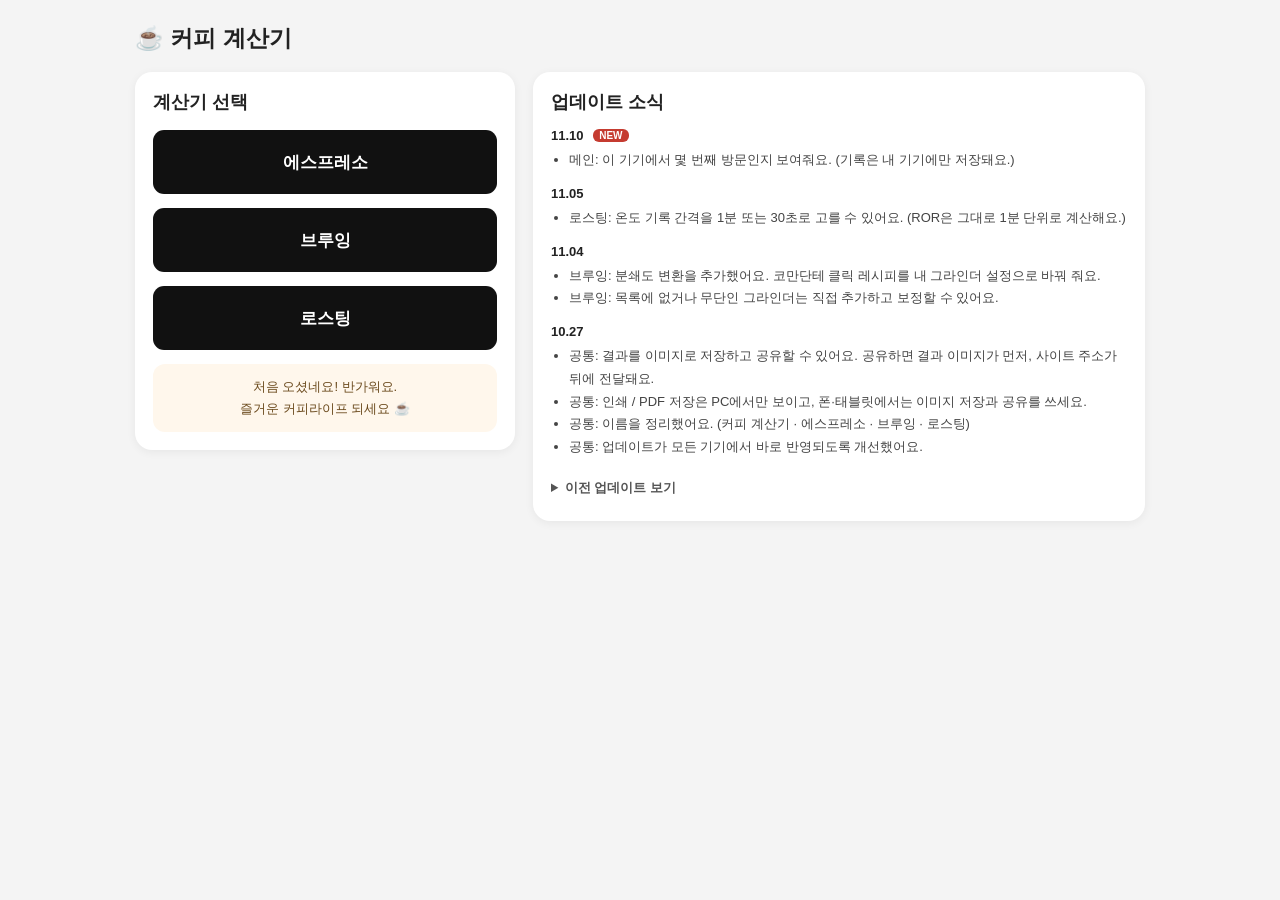
<file: index.html>
<!doctype html><html lang="ko"><head><meta charset="utf-8"><meta name="viewport" content="width=device-width,initial-scale=1,viewport-fit=cover"><meta name="theme-color" content="#111"><link rel="stylesheet" href="styles.css?v=20261110a"><title>커피 계산기</title></head><body><main class="wrap home"><h1>☕ 커피 계산기</h1><section class="card"><h2>계산기 선택</h2><div class="menu"><a class="linkbtn" href="machine.html">에스프레소</a><a class="linkbtn" href="brewing.html">브루잉</a><a class="linkbtn" href="roasting.html">로스팅</a></div><div id="visitMsg" class="visit" hidden></div></section>
<section class="card news"><h2>업데이트 소식</h2>
<div class="nd">11.10 <span class="newchip">NEW</span></div><ul>
<li>메인: 이 기기에서 몇 번째 방문인지 보여줘요. (기록은 내 기기에만 저장돼요.)</li></ul>
<div class="nd">11.05</div><ul>
<li>로스팅: 온도 기록 간격을 1분 또는 30초로 고를 수 있어요. (ROR은 그대로 1분 단위로 계산해요.)</li></ul>
<div class="nd">11.04</div><ul>
<li>브루잉: 분쇄도 변환을 추가했어요. 코만단테 클릭 레시피를 내 그라인더 설정으로 바꿔 줘요.</li>
<li>브루잉: 목록에 없거나 무단인 그라인더는 직접 추가하고 보정할 수 있어요.</li></ul>
<div class="nd">10.27</div><ul>
<li>공통: 결과를 이미지로 저장하고 공유할 수 있어요. 공유하면 결과 이미지가 먼저, 사이트 주소가 뒤에 전달돼요.</li>
<li>공통: 인쇄 / PDF 저장은 PC에서만 보이고, 폰·태블릿에서는 이미지 저장과 공유를 쓰세요.</li>
<li>공통: 이름을 정리했어요. (커피 계산기 · 에스프레소 · 브루잉 · 로스팅)</li>
<li>공통: 업데이트가 모든 기기에서 바로 반영되도록 개선했어요.</li></ul>
<details><summary>이전 업데이트 보기</summary>
<div class="nd">10.25</div><ul>
<li>공통: 화면 위에 홈 버튼을 추가했어요.</li>
<li>공통: 태블릿·PC·가로 화면에서는 2단으로 넓게 보여줘요.</li>
<li>로스팅: 이벤트 이름을 한 번만 표시하고 시간·온도를 한 줄에 입력해요.</li>
<li>로스팅: Fire / Damper 입력 이름을 '조절'로 정리했어요.</li>
<li>안내 문구를 다듬었어요.</li></ul>
<div class="nd">10.24</div><ul>
<li>로스팅·브루잉: 입력창 아래에 고정 바(임시저장 · 결과보기)를 추가했어요.</li>
<li>로스팅: 결과에 구간 막대(Drying · Maillard · Development)와 권장 비율을 표시해요.</li>
<li>로스팅: Damper 값 자릿수가 달라도 Fire와 눈금이 맞게 그래프에 자동 반영해요.</li>
<li>공통: 지난번에 입력한 설정값을 자동으로 불러와요.</li></ul>
<div class="nd">10.23</div><ul>
<li>공통: 작업 정보(Memo · 원두/생두 · 날짜) 입력과 결과 인쇄 / PDF 저장을 추가했어요.</li>
<li>공통: Enter를 누르면 다음 입력칸으로 이동해요.</li>
<li>로스팅: 결과 화면을 4페이지(결과 · ROR · 그래프 · 조절) 순서로 바꿨어요.</li></ul>
<div class="nd">10.22</div><ul>
<li>로스팅: 필수/선택 표시와 단위 표시를 추가했어요.</li>
<li>로스팅: Fire/Damper 조절과 하단 보조 그래프를 추가했어요.</li>
<li>로스팅: ROR이 올라간 구간을 빨간 굵은 글씨로 표시해요.</li>
<li>로스팅: 그래프 가로축이 입력한 시간에 맞춰져요.</li></ul>
<div class="nd">10.21</div><ul>
<li>로스팅 계산기를 추가했어요. (ROR 표 · 그래프 · DT / DTR / 중량 손실률)</li>
<li>브루잉: SCA 차트를 새로 그려 엑박과 점 위치 문제를 해결했어요.</li>
<li>브루잉·로스팅: 입력 화면과 결과 화면을 나눴어요. (세로 스크롤 / 가로 넘기기)</li></ul></details>
</section><script src="visit.js?v=20261110a"></script></main></body></html>
</file>
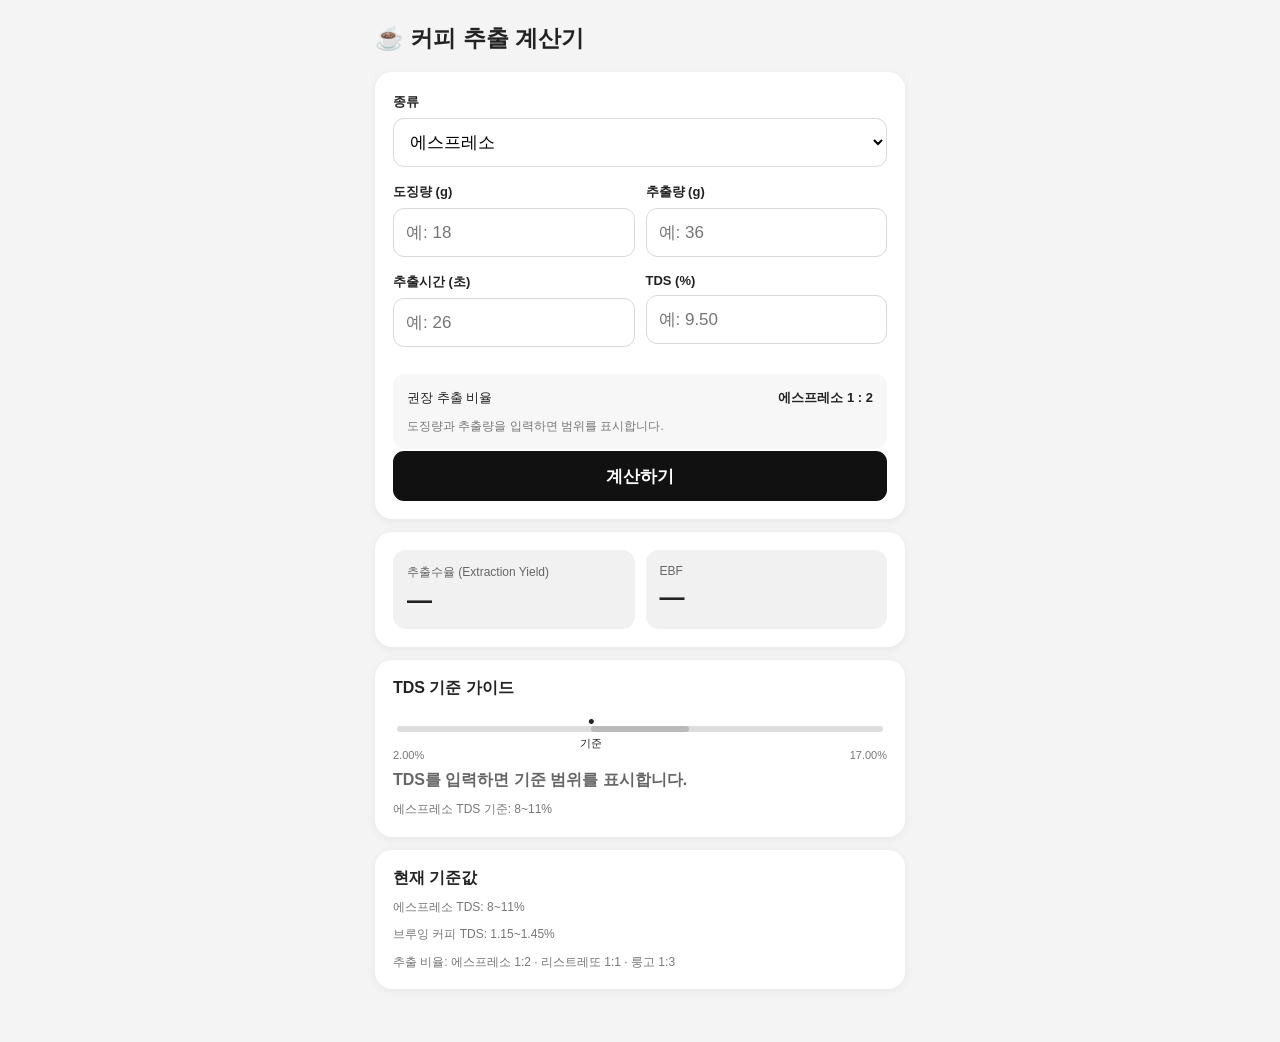
<file: coffee_extraction_calculator_v3.html>
<!doctype html>
<html lang="ko">
<head>
<meta charset="utf-8">
<meta name="viewport" content="width=device-width,initial-scale=1,viewport-fit=cover">
<meta name="theme-color" content="#111">
<title>커피 추출 계산기</title>
<style>
*{box-sizing:border-box}
body{margin:0;background:#f4f4f4;color:#222;font-family:-apple-system,BlinkMacSystemFont,"Apple SD Gothic Neo","Noto Sans KR",sans-serif}
main{max-width:560px;margin:auto;padding:18px 15px 40px}
h1{font-size:23px;margin:5px 0 18px}
.card{background:#fff;border-radius:17px;padding:18px;margin-bottom:13px;box-shadow:0 2px 10px rgba(0,0,0,.06)}
.grid{display:grid;grid-template-columns:1fr 1fr;gap:11px}
label{display:block;font-size:13px;font-weight:700;margin:3px 0 7px}
input,select{width:100%;height:49px;border:1px solid #d9d9d9;border-radius:11px;padding:0 12px;font-size:17px;background:#fff;outline:none}
input:focus,select:focus{border-color:#777}
.field{margin-bottom:13px}
.result{display:grid;grid-template-columns:1fr 1fr;gap:11px}
.resultbox{border-radius:13px;background:#f1f1f1;padding:14px}
.resultbox .label{font-size:12px;color:#666}
.resultbox .value{font-size:25px;font-weight:750;margin-top:5px}
button{width:100%;height:50px;border:0;border-radius:11px;background:#111;color:#fff;font-size:17px;font-weight:700;margin-top:2px}
.guide{margin-top:14px;padding:13px 14px;border-radius:12px;background:#f7f7f7;font-size:13px;line-height:1.65}
.ratio-row{display:flex;align-items:center;justify-content:space-between;gap:10px}
.badge{font-weight:750}
.ok{color:#147a42}
.high{color:#c53b30}
.low{color:#2368b2}
.neutral{color:#666}
.tdsbar{position:relative;height:34px;margin:13px 4px 3px}
.track{position:absolute;left:0;right:0;top:14px;height:6px;border-radius:4px;background:#ddd}
.range-fill{position:absolute;top:14px;height:6px;border-radius:4px;background:#bbb}
.marker{position:absolute;top:0;transform:translateX(-50%);text-align:center;font-size:19px;line-height:20px}
.marker span{display:block;font-size:11px;white-space:nowrap;margin-top:1px}
.scale{display:flex;justify-content:space-between;font-size:11px;color:#777}
.tds-status{font-weight:700;margin-top:9px}
.small{font-size:12px;color:#777;line-height:1.55;margin-top:9px}
</style>
</head>
<body>
<main>
<h1>☕ 커피 추출 계산기</h1>

<section class="card">
  <div class="field">
    <label for="type">종류</label>
    <select id="type">
      <option value="espresso">에스프레소</option>
      <option value="ristretto">리스트레또</option>
      <option value="lungo">룽고</option>
      <option value="brewing">브루잉</option>
    </select>
  </div>

  <div class="grid">
    <div class="field">
      <label for="dose">도징량 (g)</label>
      <input id="dose" type="number" inputmode="decimal" step="0.1" placeholder="예: 18">
    </div>
    <div class="field">
      <label for="yield">추출량 (g)</label>
      <input id="yield" type="number" inputmode="decimal" step="0.1" placeholder="예: 36">
    </div>
  </div>

  <div class="grid">
    <div class="field">
      <label for="time">추출시간 (초)</label>
      <input id="time" type="number" inputmode="decimal" step="1" placeholder="예: 26">
    </div>
    <div class="field">
      <label for="tds">TDS (%)</label>
      <input id="tds" type="number" inputmode="decimal" step="0.01" placeholder="예: 9.50">
    </div>
  </div>

  <div id="ratioGuide" class="guide">
    <div class="ratio-row">
      <span>권장 추출 비율</span>
      <span class="badge" id="ratioText">에스프레소 1 : 2</span>
    </div>
    <div id="ratioStatus" class="small">도징량과 추출량을 입력하면 범위를 표시합니다.</div>
  </div>

  <button id="calcBtn" type="button">계산하기</button>
</section>

<section class="card">
  <div class="result">
    <div class="resultbox">
      <div class="label">추출수율 (Extraction Yield)</div>
      <div class="value" id="ey">—</div>
    </div>
    <div class="resultbox">
      <div class="label">EBF</div>
      <div class="value" id="ebf">—</div>
    </div>
  </div>
</section>

<section class="card">
  <div style="font-weight:750">TDS 기준 가이드</div>
  <div class="tdsbar">
    <div class="track"></div>
    <div class="range-fill" id="rangeFill"></div>
    <div class="marker" id="marker">•<span id="markerLabel"></span></div>
  </div>
  <div class="scale"><span id="minScale">0%</span><span id="maxScale">12%</span></div>
  <div class="tds-status" id="tdsStatus">TDS를 입력하면 기준 범위를 표시합니다.</div>
  <div class="small" id="tdsReference">에스프레소 기준: 8~11%</div>
</section>

<section class="card">
  <div style="font-weight:750;margin-bottom:8px">현재 기준값</div>
  <div class="small">에스프레소 TDS: 8~11%</div>
  <div class="small">브루잉 커피 TDS: 1.15~1.45%</div>
  <div class="small">추출 비율: 에스프레소 1:2 · 리스트레또 1:1 · 룽고 1:3</div>
</section>
</main>

<script>
const type = document.getElementById('type');
const dose = document.getElementById('dose');
const yieldInput = document.getElementById('yield');
const tds = document.getElementById('tds');

const types = {
  espresso:{name:'에스프레소', ratio:2, min:1.8, max:2.2, tmin:8, tmax:11},
  ristretto:{name:'리스트레또', ratio:1, min:0.9, max:1.1, tmin:8, tmax:11},
  lungo:{name:'룽고', ratio:3, min:2.7, max:3.3, tmin:8, tmax:11},
  brewing:{name:'브루잉', ratio:null, min:null, max:null, tmin:1.15, tmax:1.45}
};

function updateGuides(){
  const cfg = types[type.value];
  document.getElementById('ratioText').textContent =
    cfg.ratio ? `${cfg.name} 1 : ${cfg.ratio}` : '브루잉 커피';

  const d=parseFloat(dose.value), y=parseFloat(yieldInput.value);
  const ratioStatus=document.getElementById('ratioStatus');

  if(cfg.ratio && d>0 && y>0){
    const ratio=y/d;
    const pct=(ratio-cfg.min)/(cfg.max-cfg.min)*100;
    if(ratio>=cfg.min && ratio<=cfg.max){
      ratioStatus.className='small ok';
      ratioStatus.textContent=`현재 추출 비율 1 : ${ratio.toFixed(2)}  ✓ 권장 범위 안`;
    }else if(ratio<cfg.min){
      ratioStatus.className='small low';
      ratioStatus.textContent=`현재 추출 비율 1 : ${ratio.toFixed(2)}  ↓ 기준보다 낮음`;
    }else{
      ratioStatus.className='small high';
      ratioStatus.textContent=`현재 추출 비율 1 : ${ratio.toFixed(2)}  ↑ 기준보다 높음`;
    }
  }else{
    ratioStatus.className='small';
    ratioStatus.textContent=cfg.ratio ? '도징량과 추출량을 입력하면 범위를 표시합니다.' : '브루잉은 추출 비율 가이드를 적용하지 않습니다.';
  }

  const tv=parseFloat(tds.value);
  const min=cfg.tmin,max=cfg.tmax;
  const lo=Math.max(0,min-(max-min)*2), hi=max+(max-min)*2;
  const pos=Math.max(0,Math.min(100,(tv-lo)/(hi-lo)*100));
  const minPos=(min-lo)/(hi-lo)*100, maxPos=(max-lo)/(hi-lo)*100;
  document.getElementById('rangeFill').style.left=minPos+'%';
  document.getElementById('rangeFill').style.width=(maxPos-minPos)+'%';
  document.getElementById('marker').style.left=(isNaN(tv)?minPos:pos)+'%';
  document.getElementById('markerLabel').textContent=isNaN(tv)?'기준':tv.toFixed(2)+'%';
  document.getElementById('minScale').textContent=lo.toFixed(2)+'%';
  document.getElementById('maxScale').textContent=hi.toFixed(2)+'%';
  document.getElementById('tdsReference').textContent=`${cfg.name} TDS 기준: ${min}~${max}%`;

  const status=document.getElementById('tdsStatus');
  if(isNaN(tv)){
    status.className='tds-status neutral';
    status.textContent='TDS를 입력하면 기준 범위를 표시합니다.';
  }else if(tv<min){
    status.className='tds-status low';
    status.textContent=`↓ ${min}%보다 낮습니다`;
  }else if(tv>max){
    status.className='tds-status high';
    status.textContent=`↑ ${max}%보다 높습니다`;
  }else{
    status.className='tds-status ok';
    status.textContent='✓ 기준 범위 안입니다';
  }
}

function calculate(){
  const d=parseFloat(dose.value), y=parseFloat(yieldInput.value), t=parseFloat(tds.value);
  if(!(d>0) || !(y>0) || !(t>0)){
    document.getElementById('ey').textContent='입력 필요';
    document.getElementById('ebf').textContent='입력 필요';
    updateGuides(); return;
  }
  document.getElementById('ey').textContent=(y*t/d).toFixed(2)+'%';
  document.getElementById('ebf').textContent=(d/y*100).toFixed(2)+'%';
  updateGuides();
}
[type,dose,yieldInput,tds].forEach(el=>el.addEventListener('input',updateGuides));
type.addEventListener('change',updateGuides);
document.getElementById('calcBtn').addEventListener('click', calculate);
updateGuides();
</script>
</body>
</html>
</file>
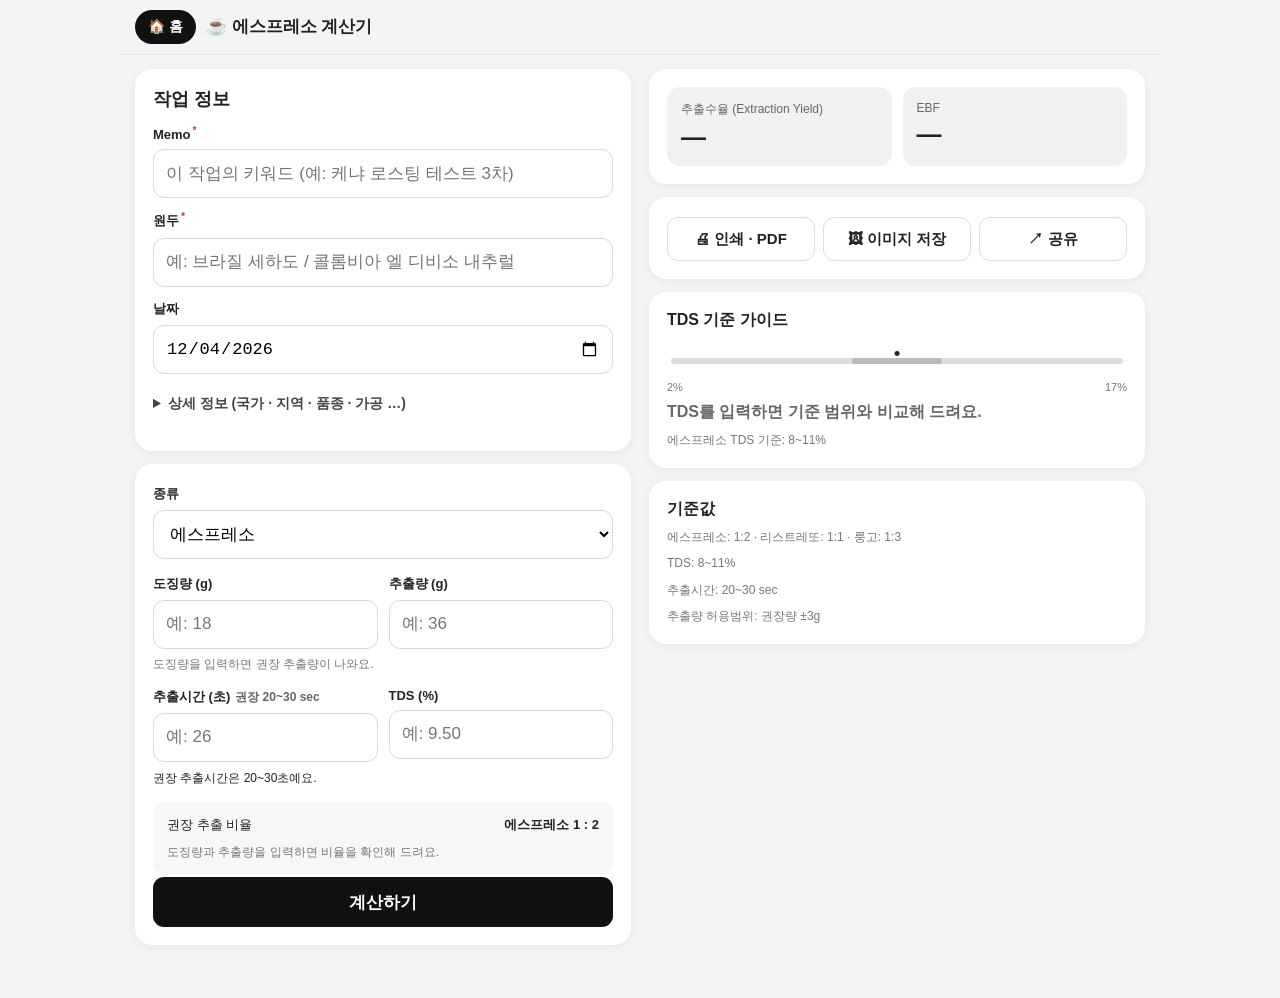
<file: machine.html>
<!doctype html><html lang="ko"><head><meta charset="utf-8"><meta name="viewport" content="width=device-width,initial-scale=1,viewport-fit=cover"><meta name="theme-color" content="#111"><link rel="stylesheet" href="styles.css?v=20261110a"><title>에스프레소 계산기</title></head><body><main class="wrap"><header class="topbar"><a class="tb-home" href="index.html" aria-label="홈으로">🏠 홈</a><h1>☕ 에스프레소 계산기</h1></header>
<div class="cols"><div class="col">
<div id="workInfo" data-kind="원두" data-title="에스프레소 계산기"></div><div class="card rhead print-only"></div>
<section class="card"><div class="field"><label for="type">종류</label><select id="type" data-keep><option value="espresso">에스프레소</option><option value="ristretto">리스트레또</option><option value="lungo">룽고</option></select></div>
<div class="grid"><div class="field"><label for="dose">도징량 (g)</label><input id="dose" data-keep type="number" inputmode="decimal" step="0.1" placeholder="예: 18"></div><div class="field"><label for="yield">추출량 (g)</label><input id="yield" data-keep type="number" inputmode="decimal" step="0.1" placeholder="예: 36"></div></div>
<div id="yieldGuide" class="output-hint">도징량을 입력하면 권장 추출량이 나와요.</div>
<div class="grid"><div class="field"><label for="time">추출시간 (초)<span class="time-guide">권장 20~30 sec</span></label><input id="time" type="number" inputmode="decimal" step="1" placeholder="예: 26"></div><div class="field"><label for="tds">TDS (%)</label><input id="tds" type="number" inputmode="decimal" step="0.01" placeholder="예: 9.50"></div></div>
<div id="timeStatus" class="input-alert">권장 추출시간은 20~30초예요.</div>
<div id="ratioGuide" class="guide"><div class="row"><span>권장 추출 비율</span><span class="badge" id="ratioText">에스프레소 1 : 2</span></div><div id="ratioStatus" class="small">도징량과 추출량을 입력하면 비율을 확인해 드려요.</div></div>
<button id="calcBtn" type="button">계산하기</button></section>
</div><div class="col">
<section class="card">
<div class="result"><div class="resultbox"><div class="label">추출수율 (Extraction Yield)</div><div class="value" id="ey">—</div></div><div class="resultbox"><div class="label">EBF</div><div class="value" id="ebf">—</div></div></div></section>
<section class="card noprint"><div class="actions"><button id="printBtn" class="btn-ghost" type="button">🖨 인쇄 · PDF</button><button id="imgBtn" class="btn-ghost" type="button">🖼 이미지 저장</button><button id="shareBtn" class="btn-ghost" type="button">↗ 공유</button></div></section>
<section class="card"><div style="font-weight:750">TDS 기준 가이드</div><div class="tdsbar"><div class="track"></div><div class="range-fill" id="rangeFill"></div><div class="marker" id="marker">•<span id="markerLabel"></span></div></div><div class="scale"><span id="minScale">2%</span><span id="maxScale">17%</span></div><div class="status" id="tdsStatus">TDS를 입력하면 기준 범위와 비교해 드려요.</div><div class="small">에스프레소 TDS 기준: 8~11%</div></section>
<section class="card"><div style="font-weight:750;margin-bottom:8px">기준값</div><div class="small">에스프레소: 1:2 · 리스트레또: 1:1 · 룽고: 1:3</div><div class="small">TDS: 8~11%</div><div class="small">추출시간: 20~30 sec</div><div class="small">추출량 허용범위: 권장량 ±3g</div></section>
</div></div>
<script src="common.js?v=20261110a"></script><script src="sheet.js?v=20261110a"></script><script src="machine.js?v=20261110a"></script>
<script>
/* 공유: 결과 요약 문구 (common.js가 호출) */
window.ShareHook=function(){
  const g=id=>document.getElementById(id),t=g('type'),v=id=>g(id).value.trim(),L=[],a=[];
  a.push(t.options[t.selectedIndex].text);
  if(v('dose'))a.push('도징 '+v('dose')+'g');if(v('yield'))a.push('추출 '+v('yield')+'g');if(v('time'))a.push(v('time')+'초');
  L.push(a.join(' · '));
  const b=[];if(v('tds'))b.push('TDS '+v('tds')+'%');
  if(g('ey').textContent.trim()!=='—')b.push('추출수율 '+g('ey').textContent.trim());
  if(g('ebf').textContent.trim()!=='—')b.push('EBF '+g('ebf').textContent.trim());
  if(b.length)L.push(b.join(' · '));
  return L;
};

/* 결과지 이미지: 이미지에 담을 내용 (sheet.js가 그림) */
window.SheetHook=function(){
  const g=id=>document.getElementById(id),v=id=>g(id).value.trim(),sel=g('type'),txt=id=>g(id).textContent.trim();
  const dose=parseFloat(v('dose')),yld=parseFloat(v('yield')),tds=parseFloat(v('tds'));
  const items=[{label:'추출수율',value:txt('ey')},{label:'EBF',value:txt('ebf')}];
  if(dose>0&&yld>0)items.push({label:'추출 비율',value:'1 : '+(yld/dose).toFixed(2)});
  const info=[sel.options[sel.selectedIndex].text];
  if(dose>0)info.push('도징 '+dose+' g');if(yld>0)info.push('추출 '+yld+' g');if(v('time'))info.push(v('time')+' 초');
  const lines=[{text:info.join(' · ')}];
  {const e=txt('timeStatus');if(e&&!/입력하면/.test(e))lines.push({text:e})}
  const card=[{t:'metrics',items},{t:'lines',lines}];
  if(tds>0)card.push({t:'gauge',title:'TDS',min:2,max:17,lo:8,hi:11,value:tds});
  return[card];
};
</script><script src="visit.js?v=20261110a"></script></main></body></html>
</file>
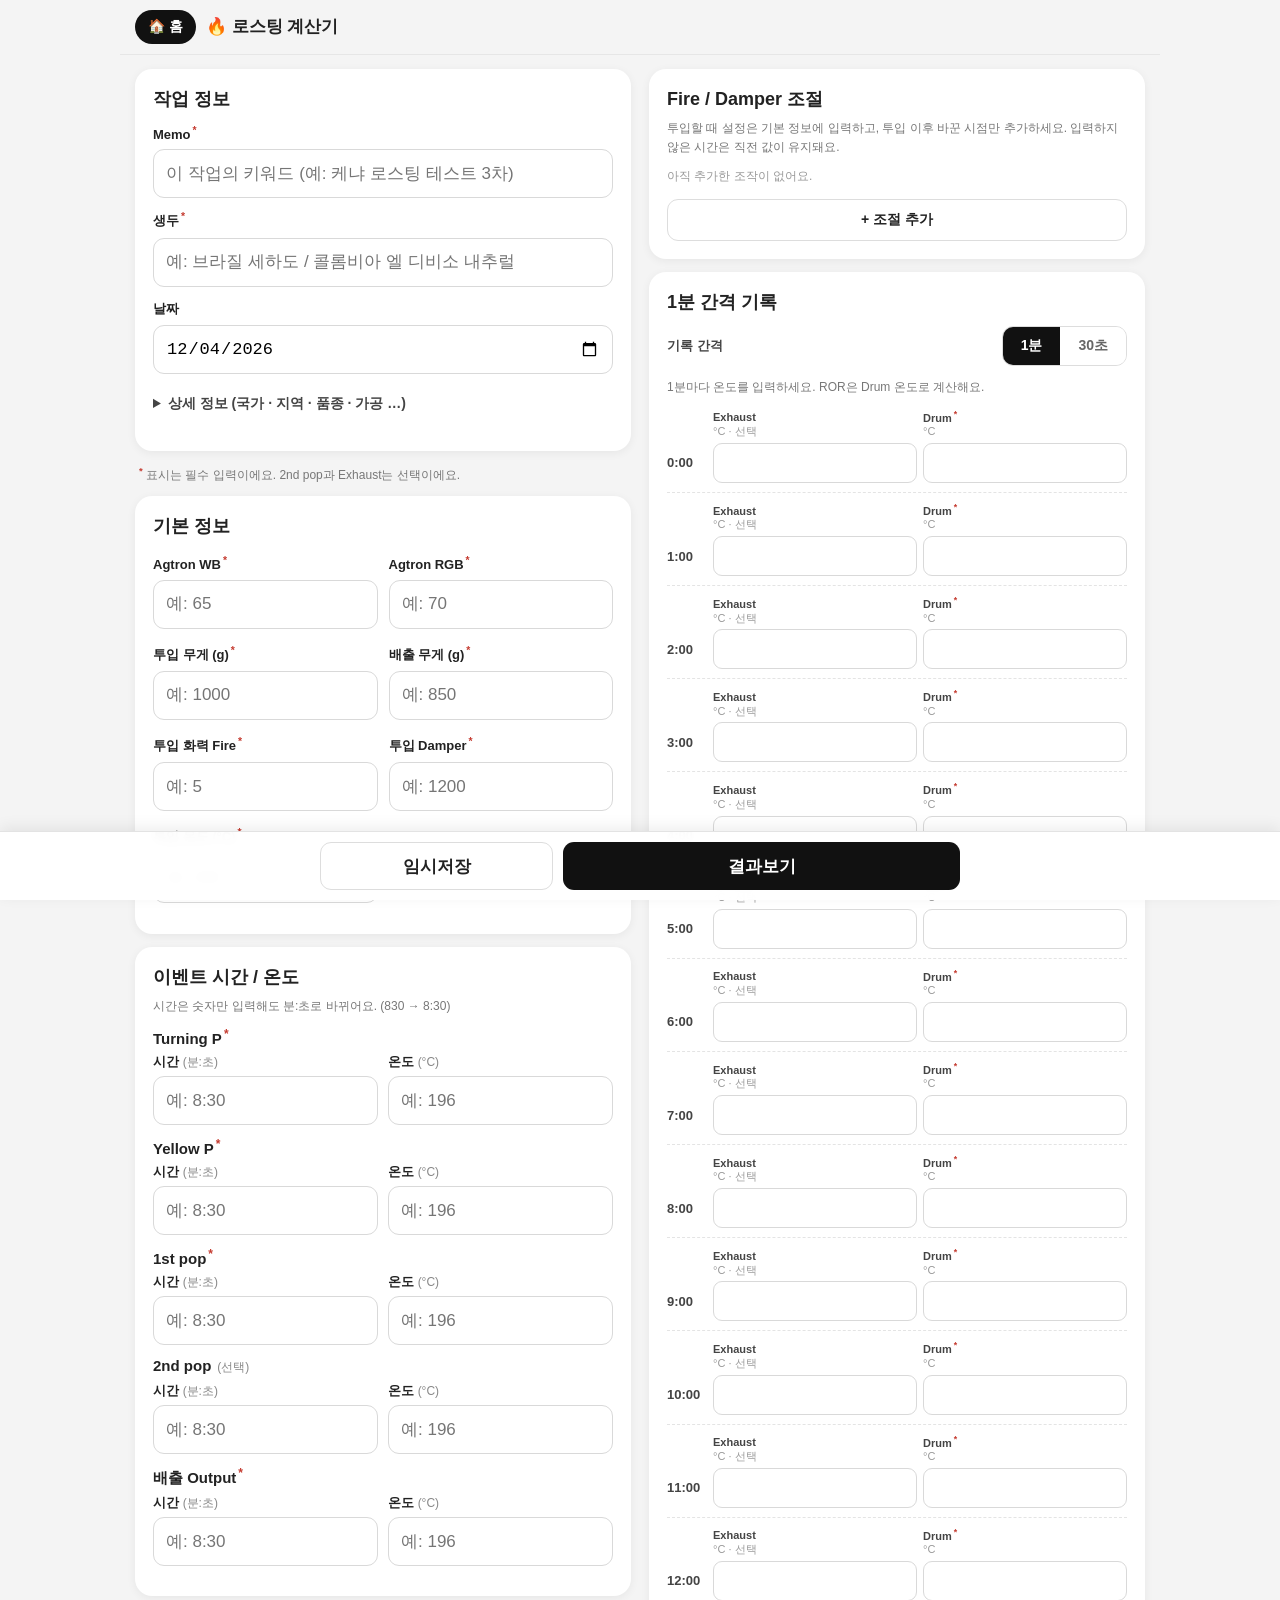
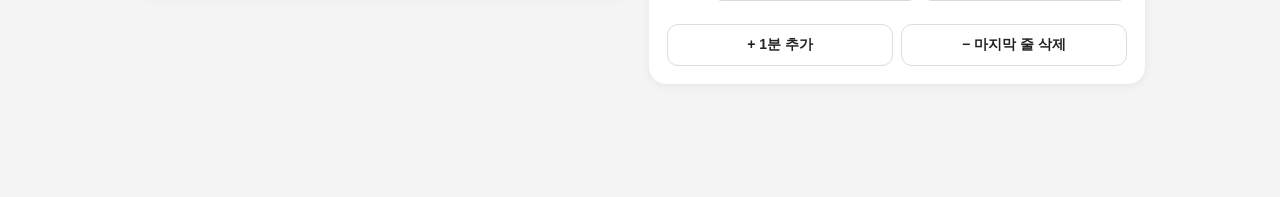
<file: roasting.html>
<!doctype html><html lang="ko"><head><meta charset="utf-8"><meta name="viewport" content="width=device-width,initial-scale=1,viewport-fit=cover"><meta name="theme-color" content="#111"><link rel="stylesheet" href="styles.css?v=20261110a"><title>로스팅 계산기</title></head><body><main class="wrap wrap-flex has-bar"><header class="topbar"><a class="tb-home" href="index.html" aria-label="홈으로">🏠 홈</a><h1>🔥 로스팅 계산기</h1></header>

<!-- 입력 화면 -->
<div id="inputView">
<div class="cols"><div class="col">
<div id="workInfo" data-kind="생두" data-title="로스팅 계산기" data-extra="moisture,density"></div>
<div class="small reqnote"><b class="req">*</b> 표시는 필수 입력이에요. 2nd pop과 Exhaust는 선택이에요.</div>

<section class="card"><h2>기본 정보</h2>
<div class="grid"><div class="field"><label for="agWB">Agtron WB<b class="req">*</b></label><input id="agWB" type="number" inputmode="decimal" step="0.1" placeholder="예: 65"></div><div class="field"><label for="agRGB">Agtron RGB<b class="req">*</b></label><input id="agRGB" type="number" inputmode="decimal" step="0.1" placeholder="예: 70"></div></div>
<div class="grid"><div class="field"><label for="wIn">투입 무게 (g)<b class="req">*</b></label><input id="wIn" data-keep type="number" inputmode="decimal" step="0.1" placeholder="예: 1000"></div><div class="field"><label for="wOut">배출 무게 (g)<b class="req">*</b></label><input id="wOut" type="number" inputmode="decimal" step="0.1" placeholder="예: 850"></div></div>
<div class="grid"><div class="field"><label for="inFire">투입 화력 Fire<b class="req">*</b></label><input id="inFire" data-keep type="number" inputmode="decimal" step="any" placeholder="예: 5"></div><div class="field"><label for="inDamper">투입 Damper<b class="req">*</b></label><input id="inDamper" data-keep type="number" inputmode="decimal" step="any" placeholder="예: 1200"></div></div>
<div class="grid"><div class="field"><label for="inTemp">투입 온도 (°C)<b class="req">*</b></label><input id="inTemp" data-keep type="number" inputmode="decimal" step="0.1" placeholder="예: 200"></div></div>
</section>

<section class="card"><h2>이벤트 시간 / 온도</h2>
<div class="small" style="margin:-6px 0 12px">시간은 숫자만 입력해도 분:초로 바뀌어요. (830 → 8:30)</div>
<div id="evInputs"></div>
</section>

</div><div class="col">
<section class="card"><h2>Fire / Damper 조절</h2>
<div class="small" style="margin:-6px 0 12px">투입할 때 설정은 기본 정보에 입력하고, 투입 이후 바꾼 시점만 추가하세요. 입력하지 않은 시간은 직전 값이 유지돼요.</div>
<div id="ctlList" class="clist"></div>
<div class="rowbtns one"><button id="addCtl" type="button">+ 조절 추가</button></div>
</section>

<section class="card"><h2 id="rtTitle">1분 간격 기록</h2>
<div class="stepbar"><span>기록 간격</span><div class="stepseg" role="group" aria-label="기록 간격"><button id="st60" type="button" aria-pressed="true">1분</button><button id="st30" type="button" aria-pressed="false">30초</button></div><input type="hidden" id="stepVal" value="60" data-keep></div>
<div id="rtHint" class="small" style="margin:0 0 12px">1분마다 온도를 입력하세요. ROR은 Drum 온도로 계산해요.</div>
<div id="rtable" class="rtable"></div>
<div class="rowbtns"><button id="addRow" type="button">+ 1분 추가</button><button id="delRow" type="button">− 마지막 줄 삭제</button></div>
</section>

<div id="msg" class="input-alert high" hidden></div>
</div></div>
<div class="actionbar"><div class="ab-in"><button id="draftBtn" class="btn-ghost" type="button">임시저장</button><button id="calcBtn" type="button">결과보기</button></div></div>
</div>

<!-- 결과 화면 -->
<div id="resultView" hidden>
<div class="card rhead"></div>
<div class="toolbar"><button id="backBtn" class="ghost" type="button">← 입력 수정</button><div class="seg" role="group" aria-label="보기 방식"><button id="modeScroll" type="button" aria-pressed="true">세로 스크롤</button><button id="modeSwipe" type="button" aria-pressed="false">가로 넘기기</button></div></div>

<div class="actions"><button id="printBtn" class="btn-ghost" type="button">🖨 인쇄 · PDF</button><button id="imgBtn" class="btn-ghost" type="button">🖼 이미지 저장</button><button id="shareBtn" class="btn-ghost" type="button">↗ 공유</button></div>

<div id="pages" class="pages scroll">
<div class="page" id="page1">
<section class="card pr1"><h2>로스팅 결과</h2>
<div class="result three"><div class="resultbox"><div class="label">DT</div><div class="value" id="rDT">—</div></div><div class="resultbox"><div class="label">DTR</div><div class="value" id="rDTR">—</div></div><div class="resultbox"><div class="label">중량 손실률</div><div class="value" id="rLoss">—</div></div></div>
<div class="sublabel">로스팅 구간 (Total Duration Time 기준)</div>
<div id="phaseBar" class="phasebar"></div>
<div id="phaseLegend" class="phaselegend"></div>
<div class="sumline" id="rSum"></div>
<div id="rNote" class="chart-note"></div></section>
<section class="card pr4"><h2>이벤트 요약</h2><div id="evTable"></div></section>
</div>
<div class="page" id="page2">
<section class="card pr3"><h2>ROR 표</h2><div id="rorTable"></div><div class="chart-note">ROR = 직전 1분 대비 Drum 온도 변화 (°C/min, 정각 기준)</div><div class="chart-note"><span class="ror-flag">빨간 굵은 숫자</span>는 직전 1분보다 ROR이 올라간 구간이에요. (터닝 포인트 이후)</div></section>
</div>
<div class="page" id="page3">
<section class="card pr2"><h2>로스팅 프로파일</h2><div id="chart" class="chart-box"></div><div id="chartNote" class="chart-note"></div><div class="chart-note">실선 Drum · 점선 Exhaust / TP 터닝 · YP 옐로 · 1st 1차 크랙 · 2nd 2차 크랙 · Out 배출</div><div class="chart-note">아래 그래프: <b style="color:#d9480f">주황 계단</b> Fire · <b style="color:#1c7ed6">파란 점</b> Damper (눈금에 맞게 자동 조정, 점 위 숫자는 입력값)<span class="noprint"> · 스마트폰을 가로로 돌리면 더 크게 볼 수 있어요.</span></div></section>
</div>
<div class="page" id="page4">
<section class="card pr5"><h2>Fire / Damper 조절</h2><div id="ctlTable"></div></section>
<section class="card pr-hide"><h2>계산식</h2><div class="formula">
<div><strong>DT</strong> = 배출 시간 − 1차 크랙 시간</div>
<div><strong>DTR</strong> = DT ÷ 배출 시간 × 100</div>
<div><strong>중량 손실률</strong> = (투입 무게 − 배출 무게) ÷ 투입 무게 × 100</div>
<div><strong>ROR</strong> = 직전 1분 대비 Drum 온도 변화</div>
<div style="margin-top:8px"><strong>Drying phase</strong> (수분날리기) = YP 시간 ÷ 배출 시간 × 100 <span style="color:#777">(투입 ~ Yellowing)</span></div>
<div><strong>Maillard phase</strong> (Roasting Phase) = (1차 크랙 시간 − YP 시간) ÷ 배출 시간 × 100 <span style="color:#777">(Yellowing ~ First crack)</span></div>
<div><strong>Development phase</strong> (DT) = DT ÷ 배출 시간 × 100 <span style="color:#777">(First crack ~ Dropping, DTR과 같은 값)</span></div>
<div>세 구간의 합 = Total Duration Time = 100%</div>
<div style="margin-top:7px"><strong>권장 비율</strong>: Drying 35% → Maillard 45% → Development 20%</div>
<div style="margin-top:7px;color:#666">표시값은 소수 첫째 자리 반올림이며, 합이 100.0%가 되도록 Roasting Phase를 맞춰요.</div>
</div></section>
</div>
</div>

<div id="pager" class="pager" hidden><button id="prevBtn" type="button" aria-label="이전">‹</button><div id="dots" class="dots"></div><button id="nextBtn" type="button" aria-label="다음">›</button></div>
</div>

<script src="common.js?v=20261110a"></script><script src="sheet.js?v=20261110a"></script><script src="roasting.js?v=20261110a"></script><script src="visit.js?v=20261110a"></script></main></body></html>
</file>
<file: styles.css>
*{box-sizing:border-box}
:root{font-family:-apple-system,BlinkMacSystemFont,"Apple SD Gothic Neo","Noto Sans KR",sans-serif;color:#222;background:#f4f4f4}
body{margin:0;background:#f4f4f4}.wrap{max-width:560px;margin:auto;padding:18px 15px 40px}h1{font-size:23px;margin:5px 0 18px}h2{font-size:18px;margin:0 0 14px}.card{background:#fff;border-radius:17px;padding:18px;margin-bottom:13px;box-shadow:0 2px 10px rgba(0,0,0,.06)}
.grid{display:grid;grid-template-columns:1fr 1fr;gap:11px}.field{margin-bottom:13px}label{display:block;font-size:13px;font-weight:700;margin:3px 0 7px}input,select{width:100%;height:49px;border:1px solid #d9d9d9;border-radius:11px;padding:0 12px;font-size:17px;background:#fff;outline:none}input:focus,select:focus{border-color:#777}
button,.linkbtn{display:flex;align-items:center;justify-content:center;width:100%;min-height:50px;border:0;border-radius:11px;background:#111;color:#fff;font-size:17px;font-weight:700;text-decoration:none;margin-top:2px;cursor:pointer}.linkbtn.secondary{background:#fff;color:#222;border:1px solid #ddd}.menu{display:grid;gap:12px}.menu .linkbtn{min-height:64px}.guide{margin-top:14px;padding:13px 14px;border-radius:12px;background:#f7f7f7;font-size:13px;line-height:1.65}.row{display:flex;align-items:center;justify-content:space-between;gap:10px}.badge{font-weight:750}.small{font-size:12px;color:#777;line-height:1.55;margin-top:8px}.ok{color:#147a42}.high{color:#c53b30}.low{color:#2368b2}.neutral{color:#666}
.result{display:grid;grid-template-columns:1fr 1fr;gap:11px}.resultbox{border-radius:13px;background:#f1f1f1;padding:14px}.resultbox .label{font-size:12px;color:#666}.resultbox .value{font-size:25px;font-weight:750;margin-top:5px}
.tdsbar{position:relative;height:34px;margin:13px 4px 3px}.track{position:absolute;left:0;right:0;top:14px;height:6px;border-radius:4px;background:#ddd}.range-fill{position:absolute;top:14px;height:6px;border-radius:4px;background:#bbb}.marker{position:absolute;top:0;transform:translateX(-50%);text-align:center;font-size:19px;line-height:20px}.marker span{display:block;font-size:11px;white-space:nowrap;margin-top:1px}.scale{display:flex;justify-content:space-between;font-size:11px;color:#777}.status{font-weight:700;margin-top:9px}
.output-hint{font-size:12px;color:#777;margin-top:-6px;margin-bottom:12px}.output-hint strong{color:#222}.input-alert{font-size:12px;margin-top:-5px;margin-bottom:12px;line-height:1.45}.input-alert.high{color:#c53b30}.input-alert.low{color:#2368b2}.time-guide{font-size:12px;font-weight:600;color:#666;margin-left:5px}.home{margin-bottom:12px}.chart-wrap{position:relative;width:100%;overflow:hidden;border-radius:12px;background:#fff}.chart-wrap img{display:block;width:100%;height:auto}.chart-dot{position:absolute;width:16px;height:16px;border-radius:50%;background:#111;border:3px solid #fff;box-shadow:0 1px 5px rgba(0,0,0,.45);transform:translate(-50%,-50%);display:none;z-index:2}.chart-dot::after{content:"";position:absolute;left:50%;top:100%;transform:translateX(-50%);width:0;height:0;border-left:5px solid transparent;border-right:5px solid transparent;border-top:8px solid #111}.chart-note{margin-top:10px;font-size:12px;color:#666;line-height:1.55}.formula{background:#f7f7f7;border-radius:12px;padding:13px;font-size:13px;line-height:1.7}.navback{margin-bottom:10px}.navback a{font-size:13px;color:#666;text-decoration:none}
@media(max-width:390px){.grid,.result{gap:8px}.card{padding:15px}.resultbox .value{font-size:22px}}

input.yield-low{border-color:#2368b2;color:#2368b2;background:#f5f9ff}input.yield-high{border-color:#c53b30;color:#c53b30;background:#fff6f5}

/* ---- 결과보기 화면 (보기 방식 전환 · 차트) ---- */
[hidden]{display:none!important}
.toolbar{display:flex;align-items:center;justify-content:space-between;gap:10px;margin-bottom:13px}
.toolbar .ghost{width:auto;min-height:40px;padding:0 14px;background:#fff;color:#222;border:1px solid #ddd;font-size:14px}
.seg{display:flex;border:1px solid #ddd;border-radius:11px;overflow:hidden;background:#fff}
.seg button{width:auto;min-height:40px;margin:0;padding:0 12px;border-radius:0;background:#fff;color:#666;font-size:14px;font-weight:600}
.seg button[aria-pressed="true"]{background:#111;color:#fff}
.pages.swipe{display:flex;align-items:flex-start;gap:13px;overflow-x:auto;scroll-snap-type:x mandatory;-webkit-overflow-scrolling:touch;scrollbar-width:none}
.pages.swipe::-webkit-scrollbar{display:none}
.pages.swipe .page{flex:0 0 100%;min-width:0;scroll-snap-align:start}
.pager{display:flex;align-items:center;justify-content:center;gap:14px;margin-top:4px}
.pager button{width:44px;min-height:44px;margin:0;font-size:24px;background:#fff;color:#222;border:1px solid #ddd}
.pager button:disabled{opacity:.35;cursor:default}
.dots{display:flex;gap:8px}
.dot{width:8px;height:8px;border-radius:50%;background:#ccc}
.dot.on{background:#111}
.chart-box{width:100%;overflow:hidden;border-radius:12px;background:#fff}
.chart-box svg{display:block}
@media (orientation:landscape) and (max-height:520px){.wrap-flex{max-width:900px}}

/* ---- 로스팅 계산기 ---- */
.req{color:#c53b30;font-size:.8em;vertical-align:super;margin-left:2px;font-weight:700}
.reqnote{margin:0 2px 12px}
.opt{font-weight:500;color:#888;font-size:12px;margin-left:6px}
.evbox{border:1px solid #e6e6e6;border-radius:14px;padding:12px;margin-bottom:12px}
.evtitle{font-weight:800;font-size:15px;margin-bottom:10px}
.frow{display:grid;grid-template-columns:118px 1fr;gap:8px;align-items:center;margin-bottom:8px}
.frow:last-child{margin-bottom:0}
.flabel{display:flex;align-items:center;min-height:46px;padding:0 12px;border-radius:10px;background:#f1f1f1;font-size:14px;font-weight:700;color:#333}
.frow input{height:46px}
input.miss,input.bad{border-color:#c53b30;background:#fff6f5}
#msg{background:#fff6f5;border:1px solid #f1c6c1;border-radius:12px;padding:12px 14px;margin:0 0 12px;font-size:13px;line-height:1.75;color:#c53b30}
#msg b{display:block;margin-bottom:2px}
.rtable .trow{display:grid;grid-template-columns:40px 1fr 1fr;gap:6px;align-items:end;padding-bottom:9px;margin-bottom:9px;border-bottom:1px dashed #e4e4e4}
.rtable .trow:last-child{border-bottom:0;margin-bottom:0}
.rtable .tmin{display:flex;align-items:center;height:40px;font-size:13px;font-weight:800;color:#444}
.rtable .tcell{display:block;margin:0}
.rtable .tl{display:block;font-size:11px;line-height:1.25;font-weight:700;color:#444;margin-bottom:4px}
.rtable .tl i{display:block;font-style:normal;font-weight:500;color:#999}
.rtable input{height:40px;padding:0 4px;font-size:16px;text-align:center;border-radius:9px}
.rowbtns{display:grid;grid-template-columns:1fr 1fr;gap:8px;margin-top:12px}
.rowbtns.one{grid-template-columns:1fr}
.rowbtns button{min-height:42px;font-size:14px;background:#fff;color:#222;border:1px solid #ddd}
.result.three{grid-template-columns:1fr 1fr 1fr;gap:8px}.result.three .resultbox{padding:12px 10px}.result.three .value{font-size:22px}
table.data{width:100%;border-collapse:collapse;font-size:13px}
table.data th{font-size:12px;color:#777;font-weight:700;text-align:center;padding:6px 4px;border-bottom:1px solid #ddd}
table.data td{text-align:center;padding:8px 4px;border-bottom:1px solid #eee}
table.data td:first-child,table.data th:first-child{text-align:left}
.ror-flag{color:#c53b30;font-weight:800}
.sublabel{font-size:12px;font-weight:700;color:#777;margin:16px 0 8px}
.phasebar{display:flex;height:66px;border-radius:12px;overflow:hidden;margin-top:2px}
.phasebar .ps{display:flex;flex-direction:column;align-items:center;justify-content:center;min-width:0;line-height:1.3;color:#222;overflow:hidden}
.phasebar .ps b{font-size:16px;font-weight:800}
.phasebar .ps span{font-size:12px;font-weight:600;opacity:.75}
.phasebar .ps.sm b{font-size:12px}.phasebar .ps.sm span{display:none}
.s1{background:#cdeed3}.s2{background:#ffe0b0}.s3{background:#ffc7bb}
.phaselegend{margin-top:10px}
.lg{display:flex;align-items:center;gap:8px;font-size:13px;padding:6px 0;border-bottom:1px solid #eee}
.lg:last-child{border-bottom:0}
.lg .dot{width:12px;height:12px;border-radius:4px;flex:none}
.lg .nm{flex:1;min-width:0;font-weight:700;line-height:1.3}
.lg .nm em{display:block;font-style:normal;font-weight:500;font-size:11px;color:#888}
.lg .vv{font-weight:700;white-space:nowrap}
.lg .tg{color:#888;font-size:12px;white-space:nowrap;min-width:54px;text-align:right}
.sumline{text-align:right;font-size:13px;font-weight:700;color:#444;margin-top:8px}
.clist:empty::after{content:"아직 추가한 조작이 없어요.";display:block;font-size:12px;color:#999;margin-bottom:4px}
.crow{display:grid;grid-template-columns:1fr 1.35fr 1fr 40px;gap:6px;align-items:end;padding-bottom:9px;margin-bottom:9px;border-bottom:1px dashed #e4e4e4}
.crow .tcell{display:block;margin:0}
.crow .tl{display:block;font-size:11px;line-height:1.25;font-weight:700;color:#444;margin-bottom:4px}
.crow .tl i{display:block;font-style:normal;font-weight:500;color:#999;min-height:13px}
.crow input,.crow select{height:40px;padding:0 6px;font-size:16px;border-radius:9px}
.crow select{padding:0 2px 0 8px}
.crow input{text-align:center}
.crow .xbtn{width:40px;min-height:40px;padding:0;margin:0;background:#fff;color:#888;border:1px solid #ddd;font-size:16px;font-weight:600}

/* ---- 공통 작업 정보 · 결과지 헤더 · 인쇄 ---- */
.wk-more{margin:4px 0 12px}
.wk-more summary{cursor:pointer;font-weight:700;font-size:14px;color:#444;padding:8px 0}
.wk-grid{display:grid;grid-template-columns:1fr 1fr;gap:12px;margin-top:6px}
.wk-grid .field{margin:0}
.rhead:empty{display:none}
.print-only{display:none}
.rh-title{font-size:21px;font-weight:800;line-height:1.3;word-break:keep-all}
.rh-bean{font-size:16px;font-weight:700;margin-top:5px}
.rh-detail{font-size:13px;color:#666;margin-top:5px;line-height:1.5}
.rh-meta{font-size:12px;color:#888;margin-top:9px}
.actions{display:flex;gap:8px;margin-bottom:13px}
.actions>button{flex:1 1 0;min-width:0}
.actions .btn-ghost{font-size:14px;padding:0 6px;white-space:nowrap}
@media (max-width:420px){.actions .btn-ghost{font-size:13px;padding:0 3px}}
.card .actions{margin:0}
.btn-ghost{background:#fff;color:#222;border:1px solid #ddd}
.actions .btn-ghost{min-height:44px;font-size:15px}

.restored{display:flex;align-items:center;justify-content:space-between;gap:10px;background:#eef5ff;border:1px solid #cfe0f7;border-radius:12px;padding:10px 12px;margin-bottom:12px;font-size:13px;color:#33507a;line-height:1.45}
.restored button{width:auto;min-height:34px;padding:0 12px;font-size:13px;white-space:nowrap;background:#fff;color:#222;border:1px solid #c9d3e2}
/* 하단 고정 바 (임시저장 · 결과보기) */
.has-bar{padding-bottom:calc(100px + env(safe-area-inset-bottom,0px))}
.actionbar{position:fixed;left:0;right:0;bottom:0;z-index:50;background:rgba(255,255,255,.96);border-top:1px solid #e3e3e3;box-shadow:0 -4px 14px rgba(0,0,0,.07);padding:10px 16px calc(10px + env(safe-area-inset-bottom,0px));-webkit-backdrop-filter:blur(6px);backdrop-filter:blur(6px)}
.ab-in{max-width:560px;margin:0 auto;display:grid;grid-template-columns:1fr 1.7fr;gap:10px}
.actionbar button{min-height:48px;margin:0}
.toast{position:fixed;left:50%;bottom:calc(86px + env(safe-area-inset-bottom,0px));transform:translateX(-50%);background:#111;color:#fff;padding:9px 16px;border-radius:999px;font-size:13px;font-weight:600;z-index:60;opacity:0;pointer-events:none;transition:opacity .2s;white-space:nowrap}
.toast.on{opacity:1}
.restored .btns{display:flex;gap:6px}
.restored small{color:#6b84a8;font-size:12px}
/* 이벤트 입력: 한 줄에 시간 · 온도 2칸 */
.evrow2{display:grid;grid-template-columns:1fr 1fr;gap:10px;margin-bottom:10px;align-items:end}
.evrow2 .field{margin:0}
/* 메인 화면 업데이트 소식 */
.news .nd{font-weight:800;font-size:13px;margin-top:2px}
.news ul{margin:6px 0 14px 18px;padding:0;font-size:13px;color:#444;line-height:1.75}
.news summary{cursor:pointer;font-size:13px;font-weight:700;color:#555;padding:6px 0}
.newchip{display:inline-block;background:#c53b30;color:#fff;border-radius:6px;padding:1px 6px;font-size:10px;margin-left:6px;vertical-align:1px}
@media print{
  .actionbar,.toast{display:none!important}
  .restored{display:none!important}
  @page{size:A4;margin:12mm}
  *{-webkit-print-color-adjust:exact;print-color-adjust:exact}
  html,body{background:#fff!important}
  .wrap{max-width:none!important;padding:0!important;margin:0!important}
  .navback,.topbar,h1,.toolbar,.actions,.pager,#msg,#wkCard,#inputView,.noprint,#calcBtn,.rowbtns,.seg,.pr-hide{display:none!important}
  .print-only{display:block!important}
  .card{box-shadow:none!important;border:1px solid #ddd;border-radius:10px;margin:0 0 8px!important;padding:12px 14px!important;break-inside:avoid;page-break-inside:avoid}
  .rhead{border:0;border-bottom:2px solid #111;border-radius:0;padding:0 0 10px!important;margin-bottom:12px!important}
  .rh-title{font-size:24px}.rh-bean{font-size:17px}.rh-detail{font-size:13px}.rh-meta{font-size:12px}
  #resultView{display:block!important}
  .pages{display:flex!important;flex-direction:column;align-items:stretch!important;overflow:visible!important;scroll-snap-type:none!important;gap:0!important}
  .page{display:contents!important}
  .pr1{order:1}.pr2{order:2}.pr3{order:3}.pr4{order:4}.pr5{order:5}
  .chart-box svg{width:100%!important;height:auto!important;max-height:100mm}
  table.data td{padding:4px 4px!important}
  table.data th{padding:4px!important}
  .chart-note{margin-top:4px}
  table.data tr{break-inside:avoid}
  .result{gap:8px}
  .phasebar{height:46px}
  .phasebar .ps b{font-size:14px}
  .lg{padding:3px 0}
  .lg .nm em{display:inline;margin-left:6px}
  .result.three .resultbox{padding:8px 10px}
}

/* 상단 바 (홈 버튼) */
.topbar{position:sticky;top:0;z-index:40;display:flex;align-items:center;gap:10px;margin:-18px -15px 14px;padding:calc(10px + env(safe-area-inset-top,0px)) 15px 10px;background:rgba(244,244,244,.94);-webkit-backdrop-filter:blur(8px);backdrop-filter:blur(8px);border-bottom:1px solid #e6e6e6}
.tb-home{display:inline-flex;align-items:center;gap:4px;padding:8px 13px;border-radius:999px;background:#111;color:#fff;font-size:14px;font-weight:700;text-decoration:none;white-space:nowrap}
.topbar h1{font-size:17px;margin:0;line-height:1.2;overflow:hidden;text-overflow:ellipsis;white-space:nowrap}
/* 이벤트 입력: 이벤트 이름 한 번 + 시간·온도 두 칸 */
.evitem{margin-bottom:12px}
.evt{font-weight:800;font-size:15px;margin:0 0 6px}
.evt em{font-style:normal;color:#888;font-weight:500;font-size:12px;margin-left:6px}
.evitem .field{margin:0}
.evitem label{margin:0 0 5px}
.evitem label i{font-style:normal;font-weight:500;color:#888;font-size:12px}
/* 넓은 화면(태블릿 · PC · 가로 모드): 2단 배치 */
@media screen and (min-width:720px){
  .wrap,.wrap-flex{max-width:1040px}
  .home{display:grid;grid-template-columns:minmax(280px,380px) 1fr;gap:0 18px;align-items:start}
  .home>h1{grid-column:1/-1}
  .cols{display:grid;grid-template-columns:1fr 1fr;gap:0 18px;align-items:start}
  .col{min-width:0}
  .seg,.pager{display:none!important}
  .pages,.pages.scroll,.pages.swipe{display:block!important;column-count:2;column-gap:18px;overflow:visible!important;scroll-snap-type:none}
  .pages .page{display:contents}
  .pages .card{break-inside:avoid;-webkit-column-break-inside:avoid}
  .actions{max-width:560px}
  .ab-in{max-width:640px;grid-template-columns:1fr 1.7fr}
}

/* 분쇄도 변환 */
.gout{background:#f6f6f6;border-radius:14px;padding:14px 16px;margin:2px 0 12px;min-height:20px}
.ghint{font-size:13px;color:#777;line-height:1.5}
.gmain{font-size:22px;font-weight:600;color:#333}
.gmain b{font-size:34px;font-weight:800;color:#111}
.grange{font-size:14px;font-weight:700;color:#444;margin-top:2px}
.gsub{font-size:12px;color:#777;margin-top:6px;line-height:1.5}
.gnotes{margin:8px 0 0 16px;padding:0;font-size:12px;color:#8a5a00;line-height:1.6}
.gbtns{display:flex;gap:8px;margin-bottom:10px}
.gbtns button{flex:1 1 0;min-width:0;min-height:44px;font-size:14px}
.gbtns #gDel{flex:0 0 76px;color:#c53b30}
.gform{margin:2px 0 12px}
.gform summary{cursor:pointer;font-weight:700;font-size:14px;color:#444;padding:8px 0}
.calrow{display:grid;grid-template-columns:76px 1fr auto 1fr;gap:6px;align-items:center;margin-bottom:8px;font-size:12px;color:#666}
.calrow input{height:42px;padding:0 6px;font-size:16px;text-align:center}
.calrow .ar{white-space:nowrap}

/* 온도 기록 간격 선택 (1분 / 30초) */
.stepbar{display:flex;align-items:center;justify-content:space-between;gap:10px;margin:-2px 0 12px}
.stepbar>span{font-size:13px;font-weight:700;color:#444}
.stepseg{display:flex;border:1px solid #ddd;border-radius:11px;overflow:hidden;background:#fff}
.stepseg button{width:auto;min-height:38px;margin:0;padding:0 18px;border-radius:0;background:#fff;color:#666;font-size:14px;font-weight:700}
.stepseg button[aria-pressed="true"]{background:#111;color:#fff}

/* 메인: 방문 횟수 */
.visit{margin-top:14px;padding:12px 14px;background:#fff7ec;border-radius:12px;font-size:13px;line-height:1.7;color:#6b4a1d;text-align:center}
.visit b{font-size:17px;color:#c0540a}
</file>
